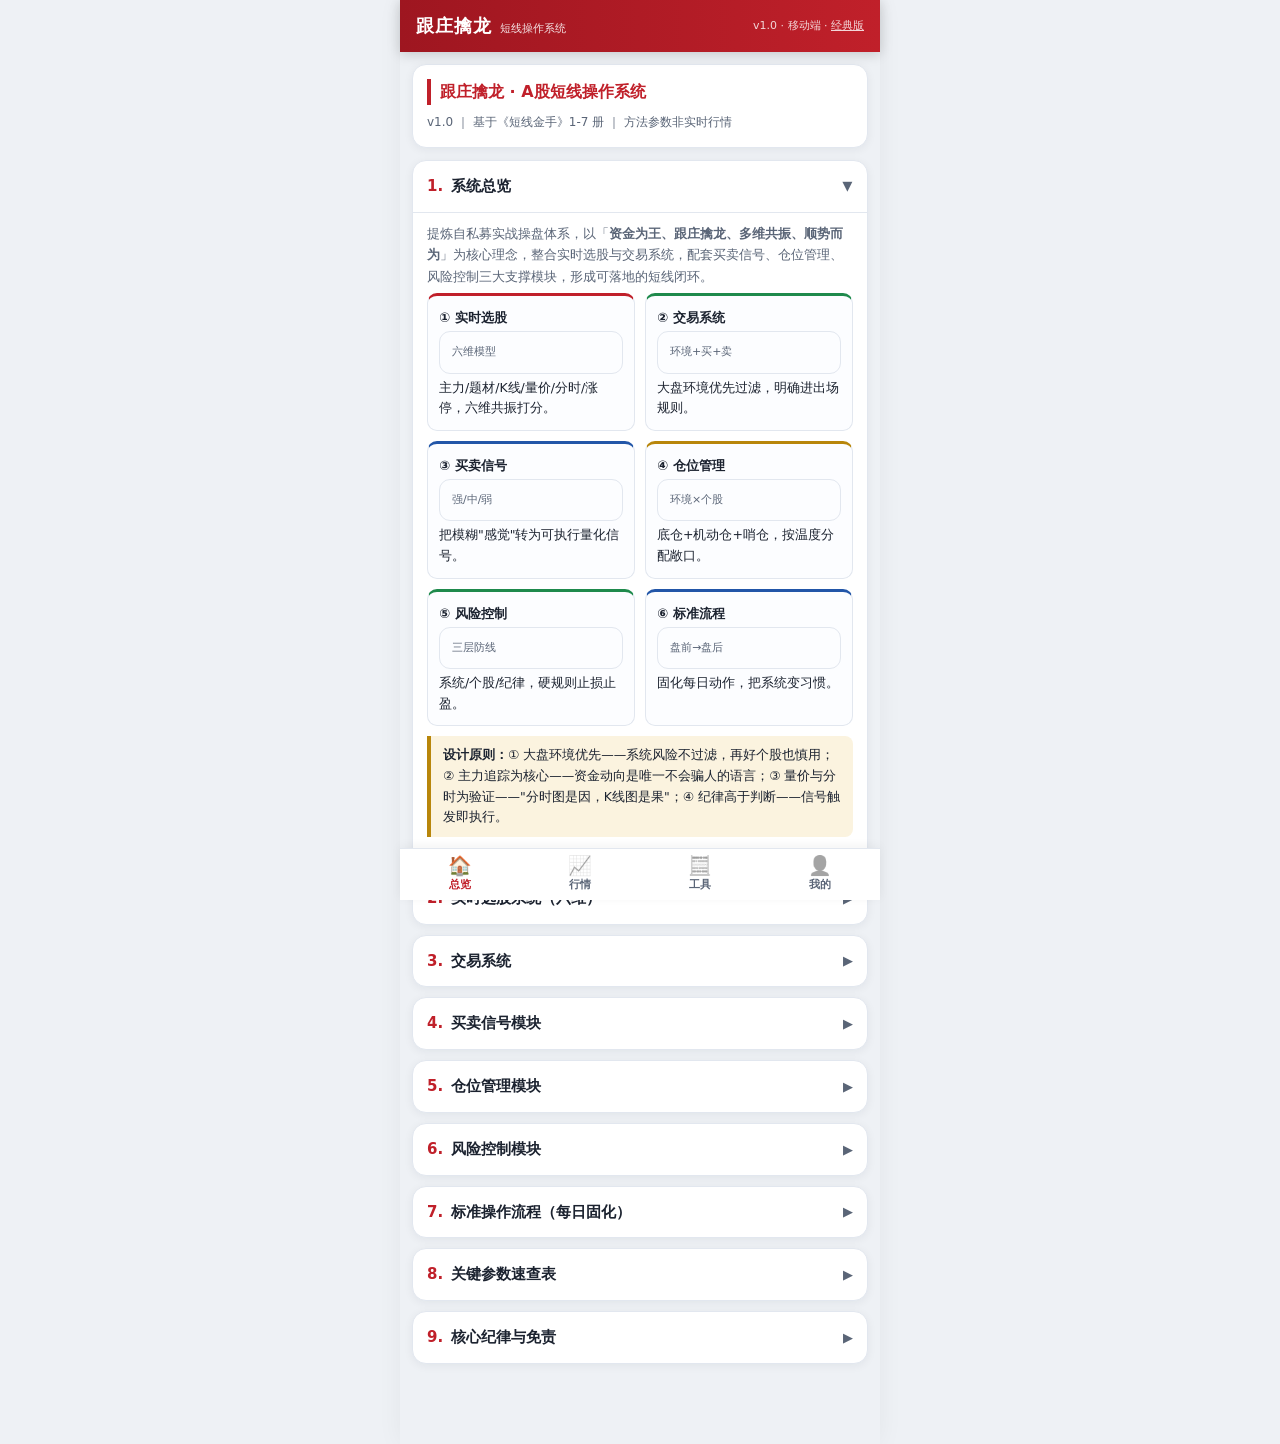
<file: index.html>
<!DOCTYPE html>
<html lang="zh-CN">
<head>
<meta charset="UTF-8">
<meta name="viewport" content="width=device-width, initial-scale=1, maximum-scale=1, user-scalable=no, viewport-fit=cover">
<meta name="theme-color" content="#c0202a">
<meta name="apple-mobile-web-app-capable" content="yes">
<meta name="mobile-web-app-capable" content="yes">
<meta name="apple-mobile-web-app-status-bar-style" content="black-translucent">
<meta name="apple-mobile-web-app-title" content="跟庄擒龙">
<title>跟庄擒龙 · 短线操作系统</title>
<link rel="manifest" href="manifest.json">
<link rel="apple-touch-icon" href="assets/apple-touch-icon.png">
<link rel="stylesheet" href="assets/style.css">
</head>
<body>
<div id="app">
  <header class="app-header">
    <div class="brand"><b>跟庄擒龙</b><span>短线操作系统</span></div>
    <div class="header-sub" id="headerSub">v1.0 · 移动端 · <a href="legacy/" style="color:#fff;text-decoration:underline">经典版</a></div>
  </header>

  <main id="view" class="view"><!-- 由 app.js 渲染 --></main>

  <nav class="tabbar">
    <button class="tab active" data-tab="home"><span class="ic">🏠</span><span>总览</span></button>
    <button class="tab" data-tab="quote"><span class="ic">📈</span><span>行情</span></button>
    <button class="tab" data-tab="tools"><span class="ic">🧮</span><span>工具</span></button>
    <button class="tab" data-tab="mine"><span class="ic">👤</span><span>我的</span></button>
  </nav>
</div>
<div id="toast"></div>
<script src="assets/quote.js"></script>
<script src="assets/app.js"></script>
</body>
</html>
</file>
<file: assets/style.css>
/* ============ 跟庄擒龙 · 移动端短线操作系统 ============ */
:root{
  --bg:#eef1f5; --panel:#ffffff; --ink:#1c2330; --sub:#5a6577; --line:#e2e7ef;
  --red:#c0202a; --red-soft:#fdecec; --green:#1f8a4c; --green-soft:#e9f6ee;
  --gold:#b8860b; --gold-soft:#fbf3df; --blue:#2256a8; --blue-soft:#eaf1fb;
  --shadow:0 2px 10px rgba(20,30,50,.06); --radius:14px;
}
*{box-sizing:border-box;-webkit-tap-highlight-color:transparent}
html,body{margin:0;padding:0}
body{
  font-family:-apple-system,BlinkMacSystemFont,"Microsoft YaHei","PingFang SC","Hiragino Sans GB",system-ui,sans-serif;
  background:var(--bg);color:var(--ink);font-size:14px;line-height:1.65;
}
button{font-family:inherit;cursor:pointer}
/* ---------- app frame ---------- */
#app{max-width:480px;margin:0 auto;min-height:100vh;background:var(--bg);
  position:relative;padding-bottom:58px;box-shadow:0 0 24px rgba(0,0,0,.05)}
/* ---------- header ---------- */
.app-header{
  position:sticky;top:0;z-index:40;
  background:linear-gradient(90deg,#9e1620,#c0202a);color:#fff;
  display:flex;align-items:center;justify-content:space-between;
  padding:11px 16px;box-shadow:0 2px 12px rgba(0,0,0,.18)}
.app-header .brand{display:flex;align-items:baseline;gap:8px}
.app-header .brand b{font-size:18px;letter-spacing:1px}
.app-header .brand span{font-size:11px;opacity:.88}
.app-header .header-sub{font-size:11px;opacity:.82}
/* ---------- view ---------- */
.view{padding:12px}
/* ---------- generic ---------- */
.card{background:var(--panel);border:1px solid var(--line);border-radius:var(--radius);
  padding:14px;margin-bottom:12px;box-shadow:var(--shadow)}
.card h3{margin:0 0 8px;font-size:16px;color:var(--red);
  padding-left:9px;border-left:4px solid var(--red)}
.card h4{margin:14px 0 6px;font-size:14px;color:var(--blue)}
.lead{color:var(--sub);font-size:13px;margin:6px 0}
.muted{color:var(--sub);font-size:12px}
.tag{display:inline-block;font-size:11px;padding:2px 8px;border-radius:20px;margin:2px 4px 2px 0;font-weight:700}
.tag.red{background:var(--red-soft);color:var(--red)}
.tag.green{background:var(--green-soft);color:var(--green)}
.tag.blue{background:var(--blue-soft);color:var(--blue)}
.tag.gold{background:var(--gold-soft);color:var(--gold)}
.note{border-left:4px solid var(--gold);background:var(--gold-soft);padding:9px 12px;border-radius:0 8px 8px 0;margin:10px 0;font-size:12.5px}
.warn{border-left:4px solid var(--red);background:var(--red-soft);padding:9px 12px;border-radius:0 8px 8px 0;margin:10px 0;font-size:12.5px}
.ok{border-left:4px solid var(--green);background:var(--green-soft);padding:9px 12px;border-radius:0 8px 8px 0;margin:10px 0;font-size:12.5px}
ul.tight{margin:6px 0;padding-left:18px}
ul.tight li{margin:4px 0}
/* ---------- tables ---------- */
.tbl-wrap{overflow-x:auto;margin:8px 0;-webkit-overflow-scrolling:touch}
table.tbl{width:100%;border-collapse:collapse;font-size:12px;background:#fff;min-width:280px}
table.tbl th,table.tbl td{border:1px solid var(--line);padding:6px 8px;text-align:left;vertical-align:top}
table.tbl th{background:#f2f5fa;font-weight:700;color:var(--ink);white-space:nowrap}
table.tbl tr:nth-child(even) td{background:#fafbfd}
.kpi{font-weight:700;color:var(--red)}
/* ---------- accordion ---------- */
.acc{background:var(--panel);border:1px solid var(--line);border-radius:var(--radius);
  margin-bottom:10px;box-shadow:var(--shadow);overflow:hidden}
.acc>.acc-h{display:flex;align-items:center;justify-content:space-between;
  padding:13px 14px;font-size:15px;font-weight:700;color:var(--ink)}
.acc>.acc-h .num{color:var(--red);margin-right:8px}
.acc>.acc-h .arrow{transition:.2s;color:var(--sub);font-size:13px}
.acc.open>.acc-h .arrow{transform:rotate(90deg)}
.acc>.acc-b{display:none;padding:4px 14px 14px;border-top:1px solid var(--line)}
.acc.open>.acc-b{display:block}
/* ---------- module grid ---------- */
.mod-grid{display:grid;grid-template-columns:1fr 1fr;gap:10px}
.mod{background:#fcfdff;border:1px solid var(--line);border-top:3px solid var(--red);
  border-radius:10px;padding:11px;font-size:12.5px}
.mod:nth-child(2){border-top-color:var(--green)}
.mod:nth-child(3){border-top-color:var(--blue)}
.mod:nth-child(4){border-top-color:var(--gold)}
.mod:nth-child(5){border-top-color:var(--green)}
.mod:nth-child(6){border-top-color:var(--blue)}
.mod b{display:block;color:var(--ink);font-size:13px;margin-bottom:3px}
.mod .dim{color:var(--sub);font-size:11px;margin-bottom:4px}
/* ---------- buttons ---------- */
.btn{display:inline-flex;align-items:center;justify-content:center;gap:6px;
  border:none;border-radius:10px;padding:10px 14px;font-size:14px;font-weight:700;
  background:var(--red);color:#fff;width:100%;box-shadow:0 2px 6px rgba(192,32,42,.25)}
.btn:active{transform:translateY(1px)}
.btn.ghost{background:#fff;color:var(--red);border:1px solid var(--red)}
.btn.blue{background:var(--blue);box-shadow:0 2px 6px rgba(34,86,168,.25)}
.btn.sm{padding:7px 11px;font-size:12.5px;width:auto}
.btn[disabled]{opacity:.55;pointer-events:none}
/* ---------- inputs ---------- */
.field{margin:10px 0}
.field label{display:block;font-size:12.5px;color:var(--sub);margin-bottom:5px}
.input,select.input{width:100%;border:1px solid var(--line);border-radius:10px;
  padding:10px 12px;font-size:14px;background:#fff;color:var(--ink)}
.input:focus{outline:none;border-color:var(--red)}
.seg{display:flex;background:#eef1f6;border-radius:10px;padding:3px;margin:10px 0}
.seg button{flex:1;border:none;background:transparent;padding:8px 4px;border-radius:8px;
  font-size:13px;color:var(--sub);font-weight:700}
.seg button.active{background:#fff;color:var(--red);box-shadow:var(--shadow)}
/* ---------- quote card ---------- */
.qcard{background:linear-gradient(135deg,#fff,#fbfcfe);border:1px solid var(--line);
  border-radius:var(--radius);padding:14px;margin-bottom:12px;box-shadow:var(--shadow)}
.qcard .qtop{display:flex;justify-content:space-between;align-items:flex-start}
.qcard .qname{font-size:17px;font-weight:800}
.qcard .qcode{font-size:12px;color:var(--sub)}
.qcard .qprice{font-size:30px;font-weight:800;letter-spacing:.5px;margin-top:6px}
.qcard .qchg{font-size:14px;font-weight:700;margin-top:2px}
.up{color:var(--red)} .down{color:var(--green)} .flat{color:var(--sub)}
.qgrid{display:grid;grid-template-columns:1fr 1fr;gap:1px;background:var(--line);
  border-radius:10px;overflow:hidden;margin-top:12px}
.qgrid .cell{background:#fff;padding:8px 10px}
.qgrid .cell .k{font-size:11px;color:var(--sub)}
.qgrid .cell .v{font-size:14px;font-weight:700;margin-top:1px}
.qbar{display:flex;gap:8px;margin-top:12px}
.qbar .btn{flex:1}
/* ---------- scorer ---------- */
.dim{background:#fcfdff;border:1px solid var(--line);border-radius:11px;padding:11px 12px;margin-bottom:9px}
.dim .dh{display:flex;justify-content:space-between;align-items:center;margin-bottom:4px}
.dim .dh b{font-size:13.5px}
.dim .dh .dnum{color:var(--red);font-weight:800;margin-right:6px}
.dim .ddesc{font-size:11.5px;color:var(--sub);margin-bottom:8px}
.lv{display:flex;gap:6px}
.lv button{flex:1;border:1px solid var(--line);background:#fff;border-radius:8px;
  padding:7px 2px;font-size:12px;color:var(--sub);font-weight:700}
.lv button.on0{background:#f1f2f4;border-color:#cdd3dc;color:#8a93a3}
.lv button.on1{background:var(--gold-soft);border-color:var(--gold);color:var(--gold)}
.lv button.on2{background:var(--green-soft);border-color:var(--green);color:var(--green)}
.result{margin-top:12px;border-radius:12px;padding:14px;color:#fff}
.result.strong{background:linear-gradient(90deg,#9e1620,#c0202a)}
.result.mid{background:linear-gradient(90deg,#9a7405,#b8860b)}
.result.weak{background:linear-gradient(90deg,#1c5e8f,#2256a8)}
.result.ban{background:linear-gradient(90deg,#7a1f1f,#a33030)}
.result .rt{font-size:18px;font-weight:800;margin-bottom:6px}
.result .rd{font-size:12.5px;line-height:1.6;opacity:.95}
/* ---------- checklist ---------- */
.phase{margin-bottom:14px}
.phase .ph{font-size:14px;font-weight:800;color:var(--red);margin-bottom:6px;
  display:flex;align-items:center;gap:7px}
.phase .ph .dot{width:8px;height:8px;border-radius:50%;background:var(--red)}
.chk{display:flex;align-items:flex-start;gap:10px;background:#fff;border:1px solid var(--line);
  border-radius:10px;padding:10px 12px;margin-bottom:7px}
.chk input{width:18px;height:18px;margin-top:2px;accent-color:var(--red);flex:0 0 auto}
.chk .ct{font-size:13px;flex:1}
.chk.done .ct{color:var(--sub);text-decoration:line-through}
.chk .cx{font-size:11px;color:var(--sub)}
/* ---------- watchlist ---------- */
.wl{display:flex;align-items:center;justify-content:space-between;background:#fff;
  border:1px solid var(--line);border-radius:10px;padding:10px 12px;margin-bottom:7px}
.wl .wl-info{flex:1;min-width:0}
.wl .wn{font-weight:700;font-size:14px;white-space:nowrap;overflow:hidden;text-overflow:ellipsis}
.wl .wc{font-size:11px;color:var(--sub)}
.wl .wp{font-size:14px;font-weight:700;min-width:104px;text-align:right;white-space:nowrap}
.wl .del{color:var(--red);font-size:12px;background:none;border:none;padding:4px}
.empty{text-align:center;color:var(--sub);font-size:13px;padding:24px 0}
textarea.input{resize:vertical;min-height:90px;font-size:13px;line-height:1.6}
/* ---------- toast ---------- */
#toast{position:fixed;left:50%;top:50%;transform:translate(-50%,-50%);
  background:rgba(28,35,48,.92);color:#fff;padding:10px 18px;border-radius:10px;
  font-size:13px;z-index:99;opacity:0;transition:.2s;pointer-events:none;max-width:80%}
#toast.show{opacity:1}
/* ---------- tabbar ---------- */
.tabbar{position:fixed;bottom:0;left:50%;transform:translateX(-50%);
  width:100%;max-width:480px;display:flex;background:#fff;border-top:1px solid var(--line);
  box-shadow:0 -2px 10px rgba(0,0,0,.05);z-index:50}
.tab{flex:1;border:none;background:none;padding:7px 0 8px;display:flex;flex-direction:column;
  align-items:center;gap:2px;color:var(--sub);font-size:11px;font-weight:700}
.tab .ic{font-size:19px;line-height:1;filter:grayscale(1);opacity:.6}
.tab.active{color:var(--red)}
.tab.active .ic{filter:none;opacity:1}
/* ---------- misc ---------- */
.row{display:flex;gap:8px;align-items:center}
.row .btn{flex:1}
hr.sep{border:none;border-top:1px solid var(--line);margin:12px 0}
.calc-out{background:#f7f9fc;border:1px dashed var(--line);border-radius:10px;padding:12px;margin-top:10px}
.calc-out .line{display:flex;justify-content:space-between;padding:5px 0;font-size:13px}
.calc-out .line b{color:var(--red)}
.pillrow{display:flex;flex-wrap:wrap;gap:6px;margin:8px 0}
.slider-wrap{margin:14px 0}
.slider-wrap .sv{font-size:22px;font-weight:800;color:var(--red);text-align:center}
input[type=range]{width:100%;accent-color:var(--red);margin-top:8px}
</file>
